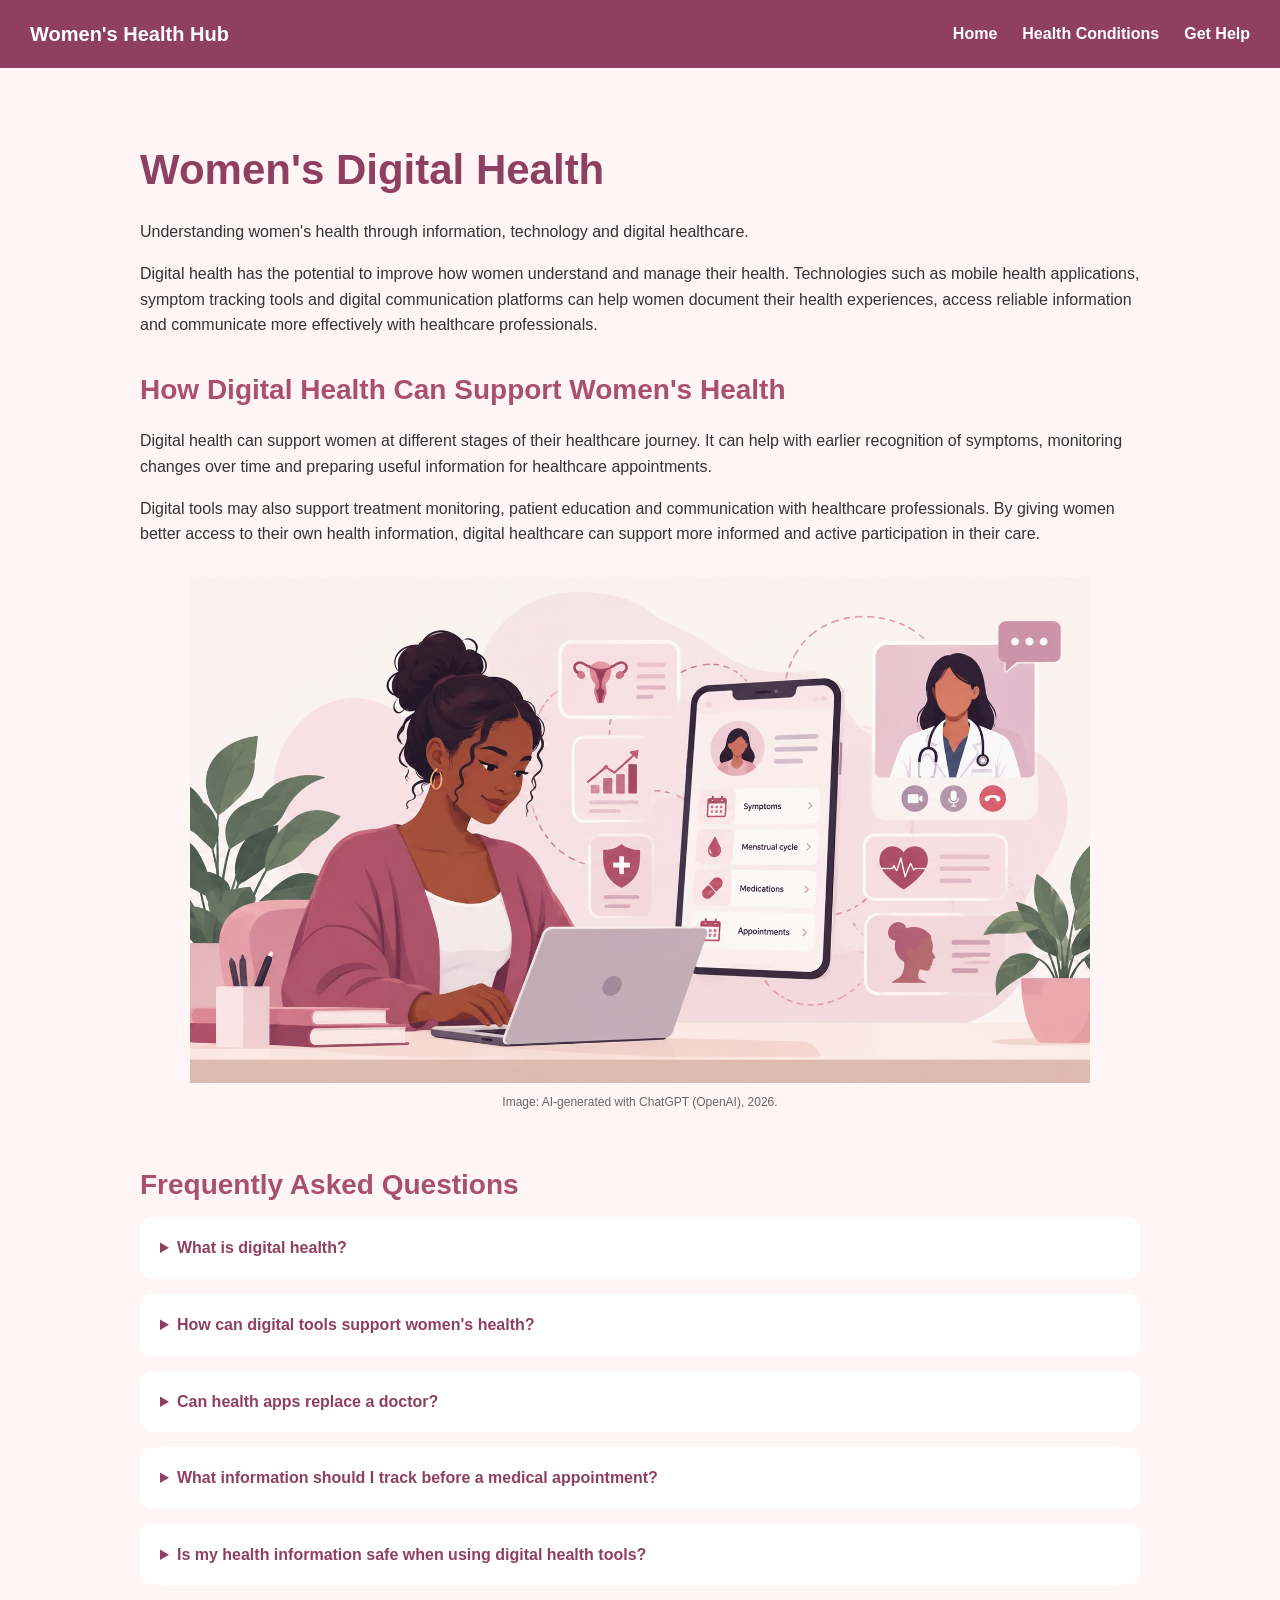
<file: index.html>
<!DOCTYPE html>
        <html lang="en">
            <head>
                <meta charset="UTF-8">
                <meta name="viewport" content="width=device-width, initial-scale=1.0">
                <title>Women's Digital Health</title>
                <link rel="stylesheet" href="style.css">
             
            </head>
            <body>
                <nav>
                    <span class="site-name">Women's Health Hub</span>
                    <a href="index.html">Home</a>
                    <div class="dropdown">
                    <a href="conditions.html">Health Conditions</a>
                    <div class="dropdown-content">
                        <a href="fibroids.html">Uterine Fibroids</a>
                        <a href="pmos.html">PMOS</a>
                        <a href="endometriosis.html">Endometriosis</a>
                    
                    </div>
                    </div>
                    <a href="help.html">Get Help</a>
                </nav>
                <main>
                    <h1> Women's Digital Health  </h1>
                    <p> Understanding women's health through information, technology and digital healthcare.</p>
                    <p> Digital health has the potential to improve how women understand and manage their health. Technologies such as mobile health applications, symptom tracking tools and digital communication platforms can help women document their health experiences, access reliable information and communicate more effectively with healthcare professionals.</p>
                    <section>
                        <h2> How Digital Health Can Support Women's Health</h2>
                        <p>
                            Digital health can support women at different stages of their healthcare journey. It can help with earlier recognition of symptoms, monitoring changes over time and preparing useful information for healthcare appointments.
                        </p>
                        <p> Digital tools may also support treatment monitoring, patient education and communication with healthcare professionals. By giving women better access to their own health information, digital healthcare can support more informed and active participation in their care.</p>

                        <img 
                        class="hero-image"
                         src="images/womens-digital-health.png"
                        alt="Illustration showing a woman using digital health tools"
                        width="1672"
                        height="941">
                        <p class="image-credit" >
                            Image: AI-generated with ChatGPT (OpenAI), 2026.
                        </p>
                    </section>
                    <section class="faq">
                        <h2>Frequently Asked Questions</h2>
                        <details>
                            <summary>What is digital health?</summary>
                            <p>
                                Digital health refers to the use of digital technologies and tools to support health and healthcare. Examples include health apps, symptom trackers, electronic health records and digital tools that help patients organise and communicate health information.
                            </p>
                        </details>
                         <details>
                            <summary>How can digital tools support women's health?</summary>
                            <p>
                               Digital tools can help patients track symptoms, menstrual patterns and other health information over time. These records can make it easier to recognise changes, organise information and prepare for conversations with healthcare professionals.
                            </p>
                        </details>
                        <details>
                            <summary>Can health apps replace a doctor?</summary>
                            <p>
                               No. Health apps and digital tools can help patients organise and track health information, but they do not replace professional medical assessment, diagnosis or treatment. Health concerns should be discussed with a qualified healthcare professional.
                            </p>
                        </details>
                         <details>
                            <summary>What information should I track before a medical appointment?</summary>
                            <p> It can be helpful to record when symptoms occur, how long they last, their severity and whether they change over time. Information about menstrual patterns, medications and the impact of symptoms on daily activities may also help you prepare for a healthcare consultation.
                            </p>
                        </details>
                         <details>
                            <summary>Is my health information safe when using digital health tools?</summary>
                            <p> The privacy and security of health information can vary between digital health tools. Before using an app or online service, patients should review how their information is collected, stored and shared, and choose trusted services that provide clear information about data protection.
                            </p>
                        </details>
                    </section>
                </main>
            </body>
</html>
</file>
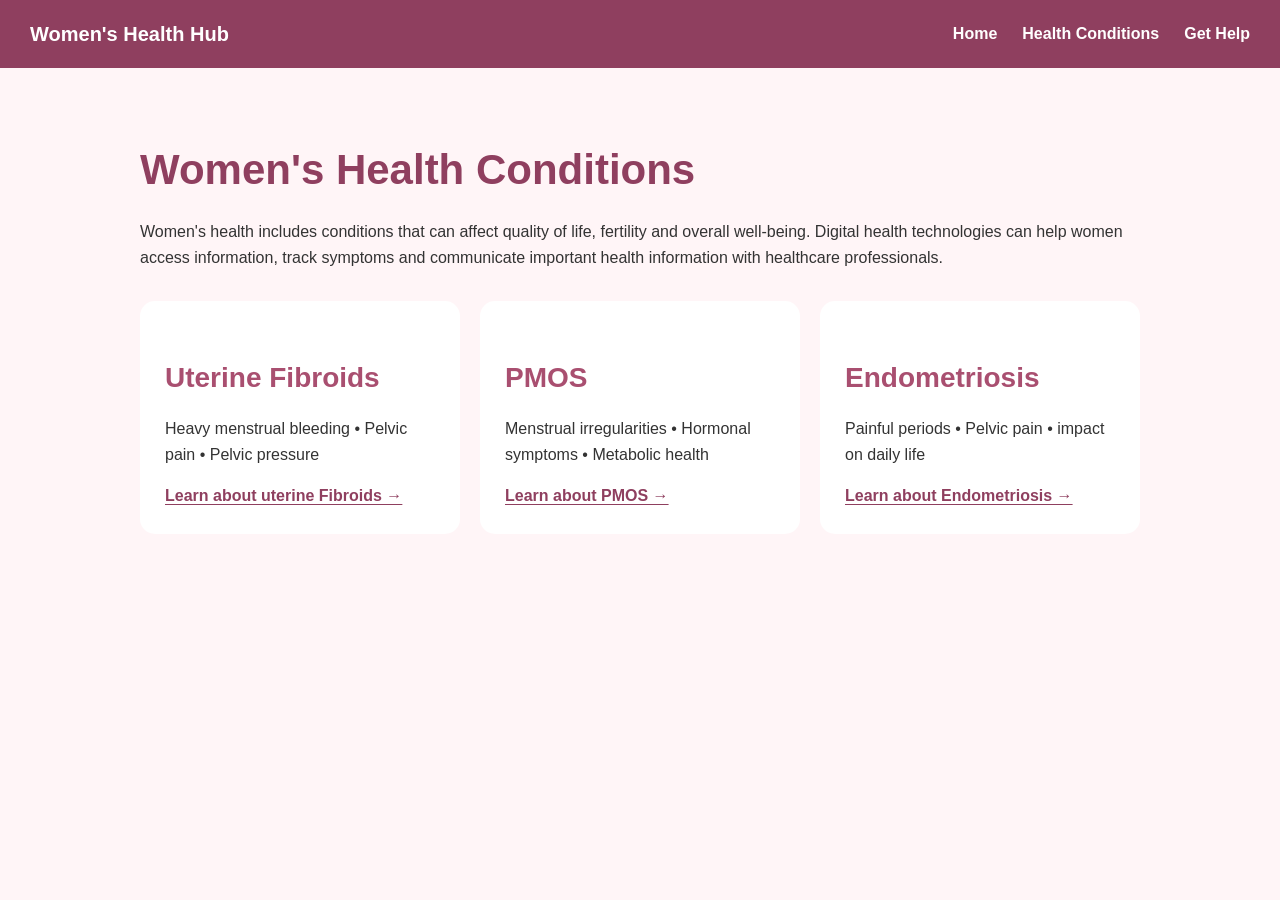
<file: conditions.html>
<!DOCTYPE html>
        <html lang="en">
            <head>
                <meta charset="UTF-8">
                <meta name="viewport" content="width=device-width, initial-scale=1.0">
                <title>Health Conditions - Women's Digital Health</title>
                 <link rel="stylesheet" href="style.css">
                 
            </head>
            <body>
                <nav>
                     <span class="site-name">Women's Health Hub</span>
                    <a href="index.html">Home</a>
                    <div class="dropdown">
                    <a href="conditions.html">Health Conditions</a>
                    <div class="dropdown-content">
                        <a href="fibroids.html">Uterine Fibroids</a>
                        <a href="pmos.html">PMOS</a>
                        <a href="endometriosis.html">Endometriosis</a>
                        
                    </div>
                    </div>
                    <a href="help.html">Get Help</a>
                </nav>
                <main>
                    <h1> Women's Health Conditions</h1>
                    <p> Women's health includes conditions that can affect quality of life, fertility and overall well-being. Digital health technologies can help women access information, track symptoms and communicate important health information with healthcare professionals.
                    </p>
                    <div class="condition-grid">
                   <div class="conditions-link-card">
                    <h2>Uterine Fibroids</h2>
                    <p>
                        Heavy menstrual bleeding • Pelvic pain • Pelvic pressure
                    </p>
                    <a href="Fibroids.html">Learn about uterine Fibroids → </a>
                   </div>
                     <div class="conditions-link-card">
                    <h2>PMOS</h2>
                    <p>
                        Menstrual irregularities • Hormonal symptoms • Metabolic health
                    </p>
                    <a href="pmos.html">Learn about PMOS → </a>
                   </div>

                    <div class="conditions-link-card">
                    <h2>Endometriosis</h2>
                    <p>
                        Painful periods • Pelvic pain • impact on daily life
                    </p>
                    <a href="Endometriosis.html">Learn about Endometriosis → </a>
                   </div>
                    </div>
                </main>
            </body>
</html>
</file>
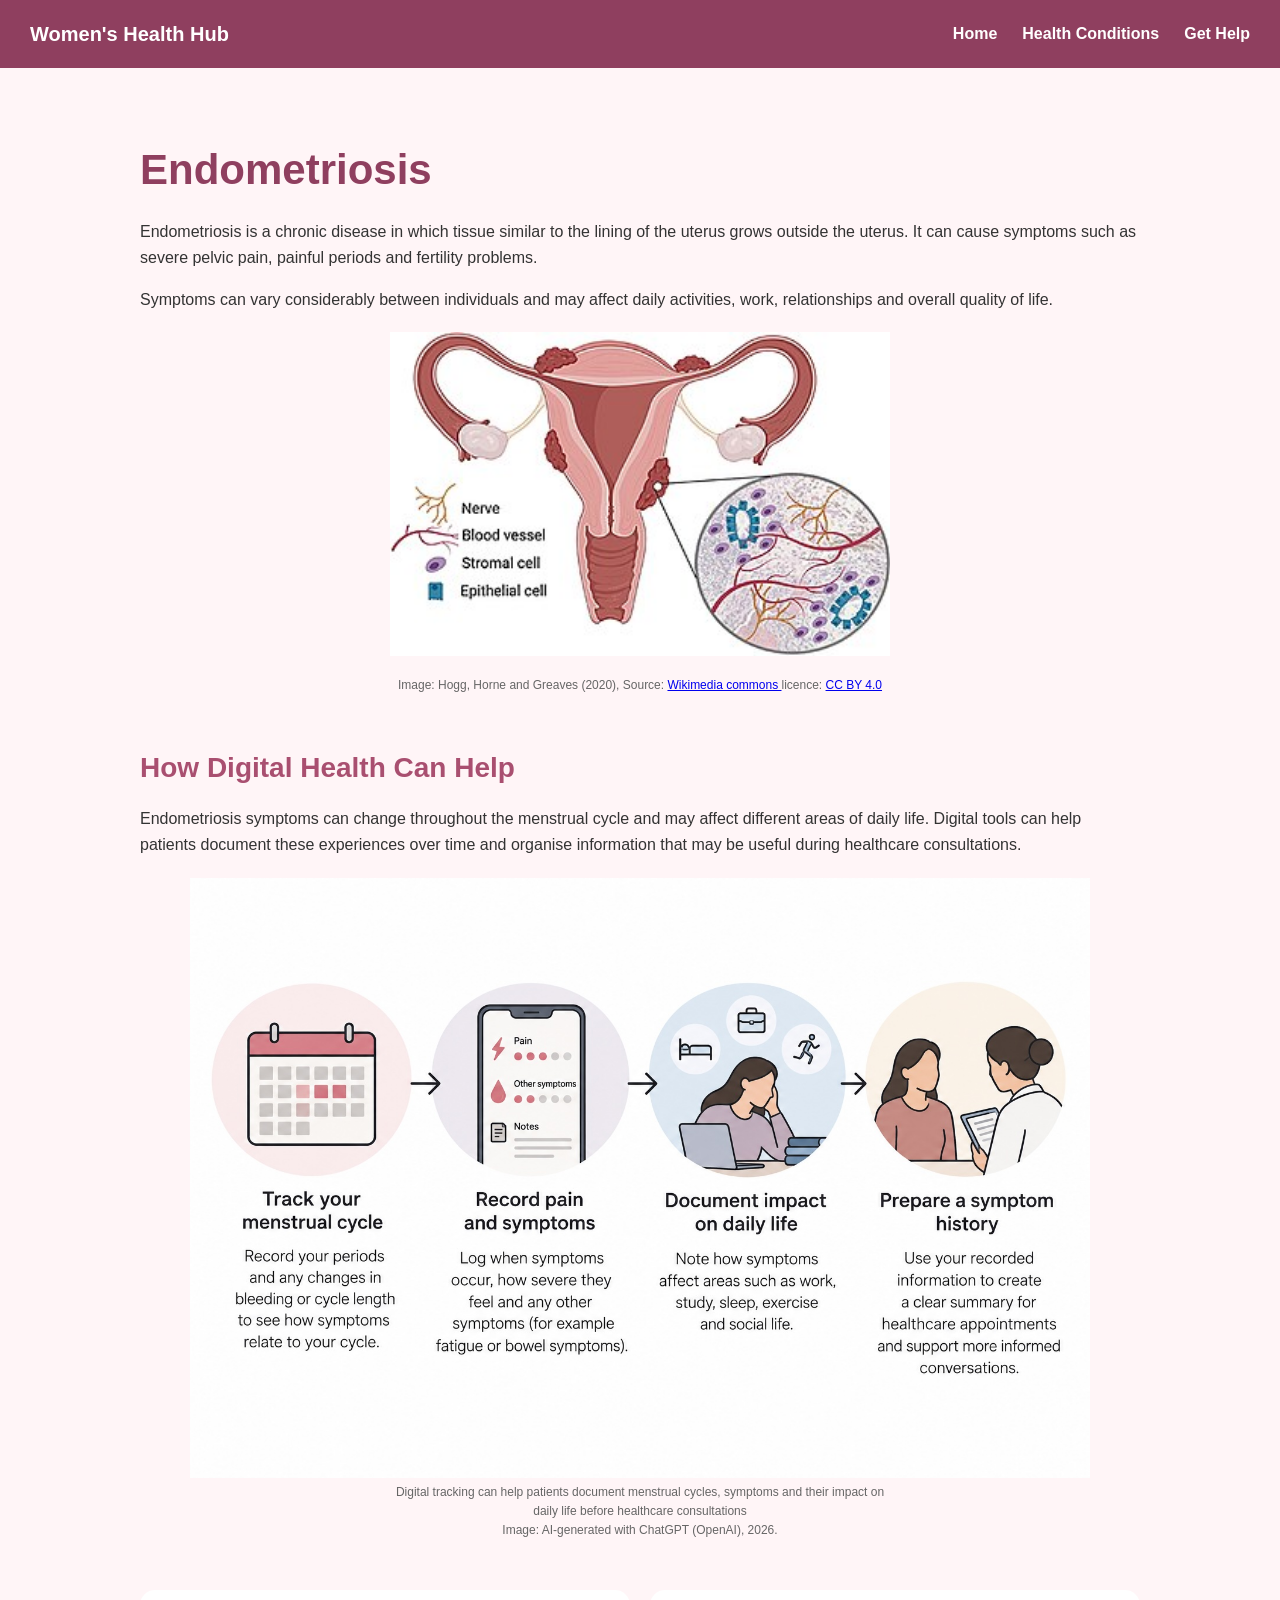
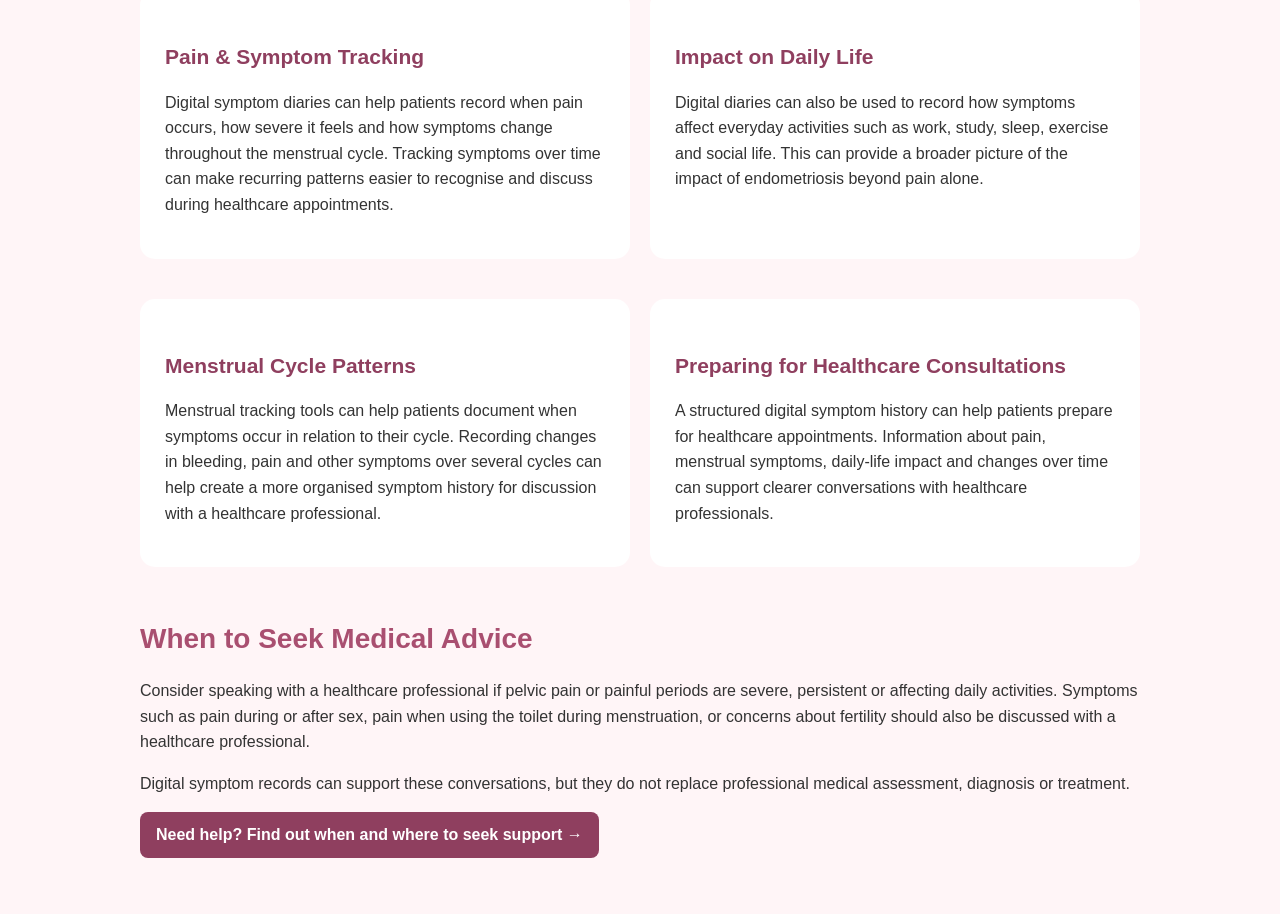
<file: endometriosis.html>
<!DOCTYPE html>
        <html lang="en">
            <head>
                <meta charset="UTF-8">
                <meta name="viewport" content="width=device-width, initial-scale=1.0">
                <title>Endometriosis | Women's Digital Health</title>
                <link rel="stylesheet" href="style.css">
             
            </head>
            <body>
                <nav>
                     <span class="site-name">Women's Health Hub</span>
                    <a href="index.html">Home</a>
                    <div class="dropdown">
                    <a href="conditions.html">Health Conditions</a>
                    <div class="dropdown-content">
                        <a href="fibroids.html">Uterine Fibroids</a>
                        <a href="pmos.html">PMOS</a>
                        <a href="endometriosis.html">Endometriosis</a>
                       
                    </div>
                    </div>
                    <a href="help.html">Get Help</a>
                </nav>
                <main>
                    <h1>Endometriosis</h1>
                    <p> Endometriosis is a chronic disease in which tissue similar to the lining of the uterus grows outside the uterus. It can cause symptoms such as severe pelvic pain, painful periods and fertility problems.
                    </p>
                    <p>
                      Symptoms can vary considerably between individuals and may affect daily activities, work, relationships and overall quality of life.  
                    </p>
                     <img 
                     src="images/Endometriosis.jpg"
                        alt="Illustration showing Endometriosis lesions around the uterus"
                        width="330"
                        height="214">
                        <p class="image-credit">
                             Image: Hogg, Horne and Greaves (2020), 
                            Source:
                            <a href="https://commons.wikimedia.org/wiki/File:Endometriosis_cells_types_and_innvervation.jpg">Wikimedia commons
                        </a> 
                        licence:
                        <a href="https://creativecommons.org/licenses/by/4.0/">CC BY 4.0
                        </a>
                        </p>
                     
                        <h2>How Digital Health Can Help</h2>
                        <p>
                        Endometriosis symptoms can change throughout the menstrual cycle and may affect different areas of daily life. Digital tools can help patients document these experiences over time and organise information that may be useful during healthcare consultations. 
                        </p>
                         <img class="digital-health-image"
                         src="images/endometriosis-digital-health.png"
                         alt="Infographic of digital tools for tracking endometriosis Symptoms"
                         width="1536"
                         height="1024">
                         <p class="image-credit">
                            Digital tracking can help patients document menstrual cycles, symptoms and their impact on daily life before healthcare consultations
                            <br> Image: AI-generated with ChatGPT (OpenAI), 2026.
                         </p>

                        
                        <div class="digital-health-grid">
                         <div class="digital-health-card">
                            <h3> Pain &amp; Symptom Tracking</h3>
                            <p>
                            Digital symptom diaries can help patients record when pain occurs, how severe it feels and how symptoms change throughout the menstrual cycle. Tracking symptoms over time can make recurring patterns easier to recognise and discuss during healthcare appointments.
                            </p>
                         </div>
                         <div class="digital-health-card">
                            <h3>Impact on Daily Life</h3>
                            <p>
                            Digital diaries can also be used to record how symptoms affect everyday activities such as work, study, sleep, exercise and social life. This can provide a broader picture of the impact of endometriosis beyond pain alone.
                         </div>
                         <div class="digital-health-card">
                            <h3>Menstrual Cycle Patterns</h3>
                            <p>
                            Menstrual tracking tools can help patients document when symptoms occur in relation to their cycle. Recording changes in bleeding, pain and other symptoms over several cycles can help create a more organised symptom history for discussion with a healthcare professional.
                            </p>
                         </div>
                         <div class="digital-health-card">
                            <h3>Preparing for Healthcare Consultations</h3>
                            <p>
                            A structured digital symptom history can help patients prepare for healthcare appointments. Information about pain, menstrual symptoms, daily-life impact and changes over time can support clearer conversations with healthcare professionals.
                            </p>
                         </div>
                        </div>
                        <h2>When to Seek Medical Advice</h2>
                         <p>
                            Consider speaking with a healthcare professional if pelvic pain or painful periods are severe, persistent or affecting daily activities. Symptoms such as pain during or after sex, pain when using the toilet during menstruation, or concerns about fertility should also be discussed with a healthcare professional. </p>
                        <p>
                             Digital symptom records can support these conversations, but they do not replace professional medical assessment, diagnosis or treatment.
                        </p>
                        <p>
                            <a class="help-link" href="help.html">Need help? Find out when and where to seek support → </a>
                        </p>
                </main>
            </body>
        </html>
</file>
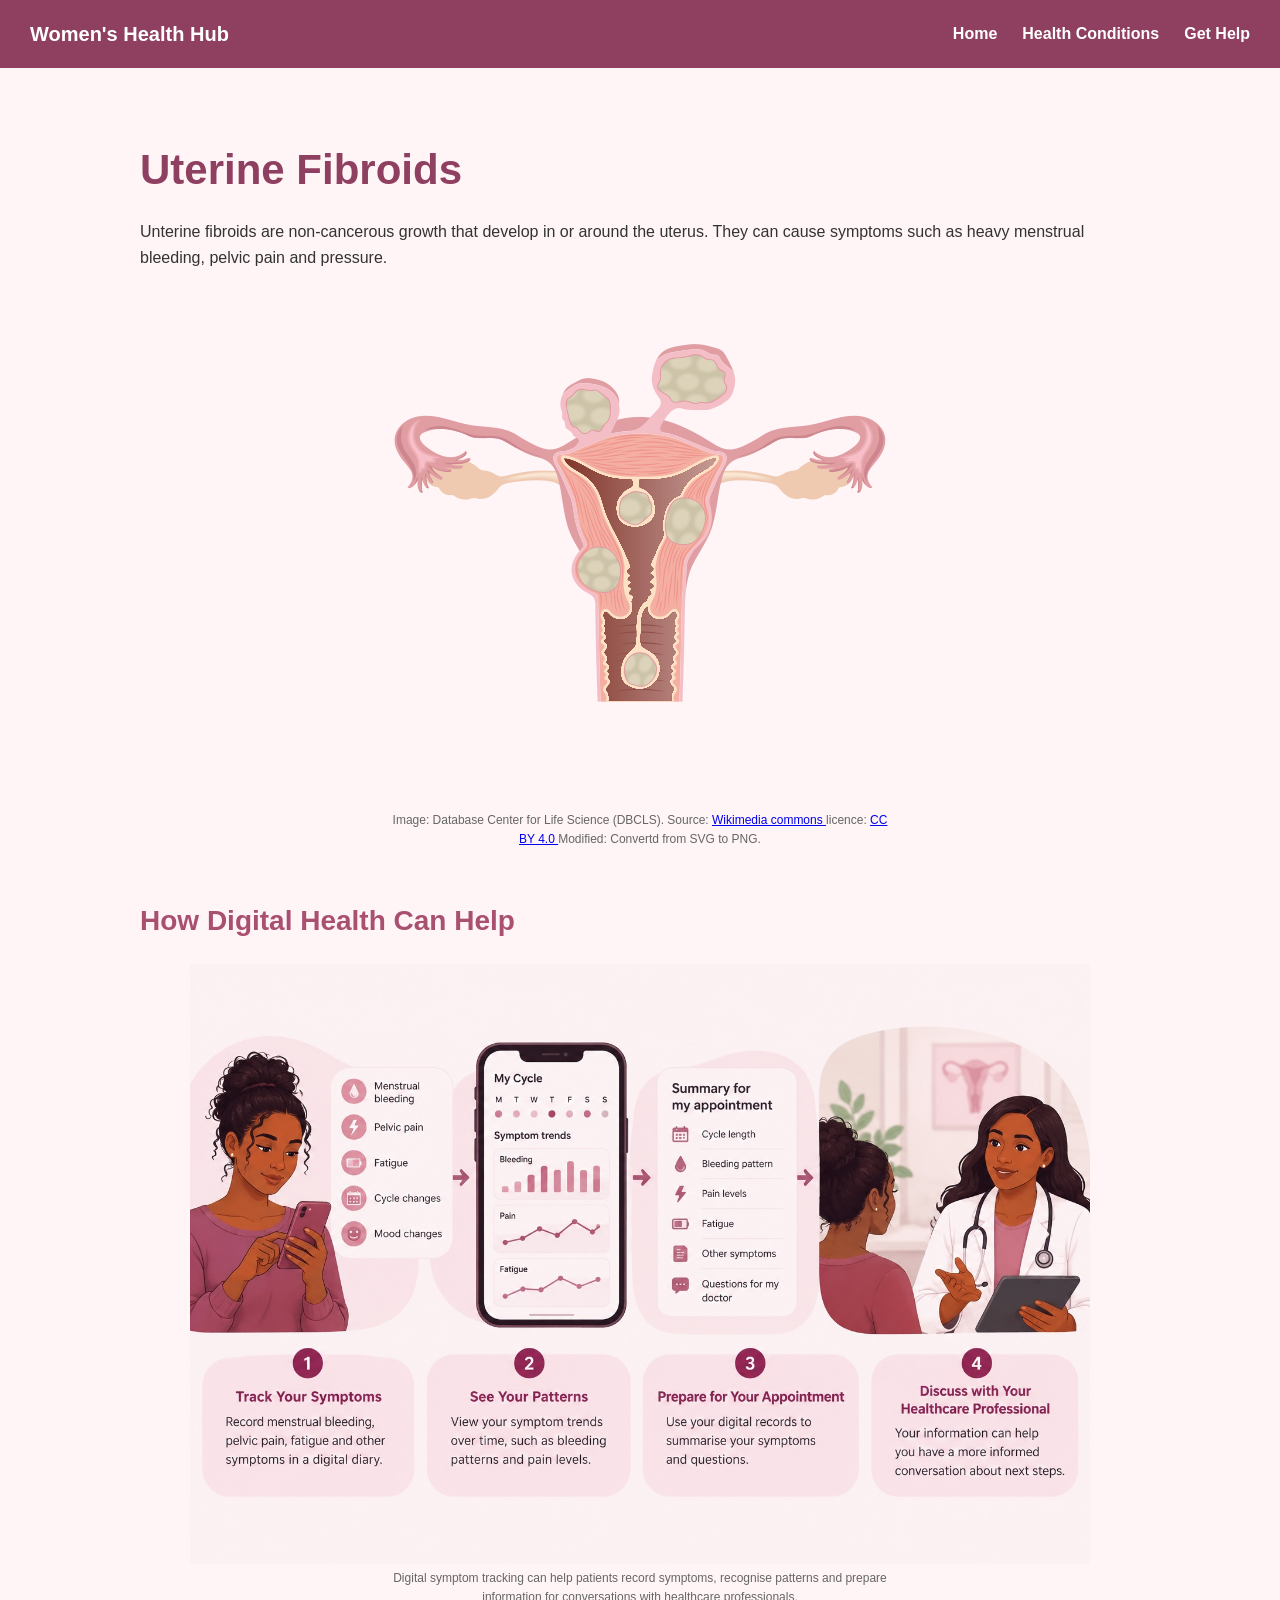
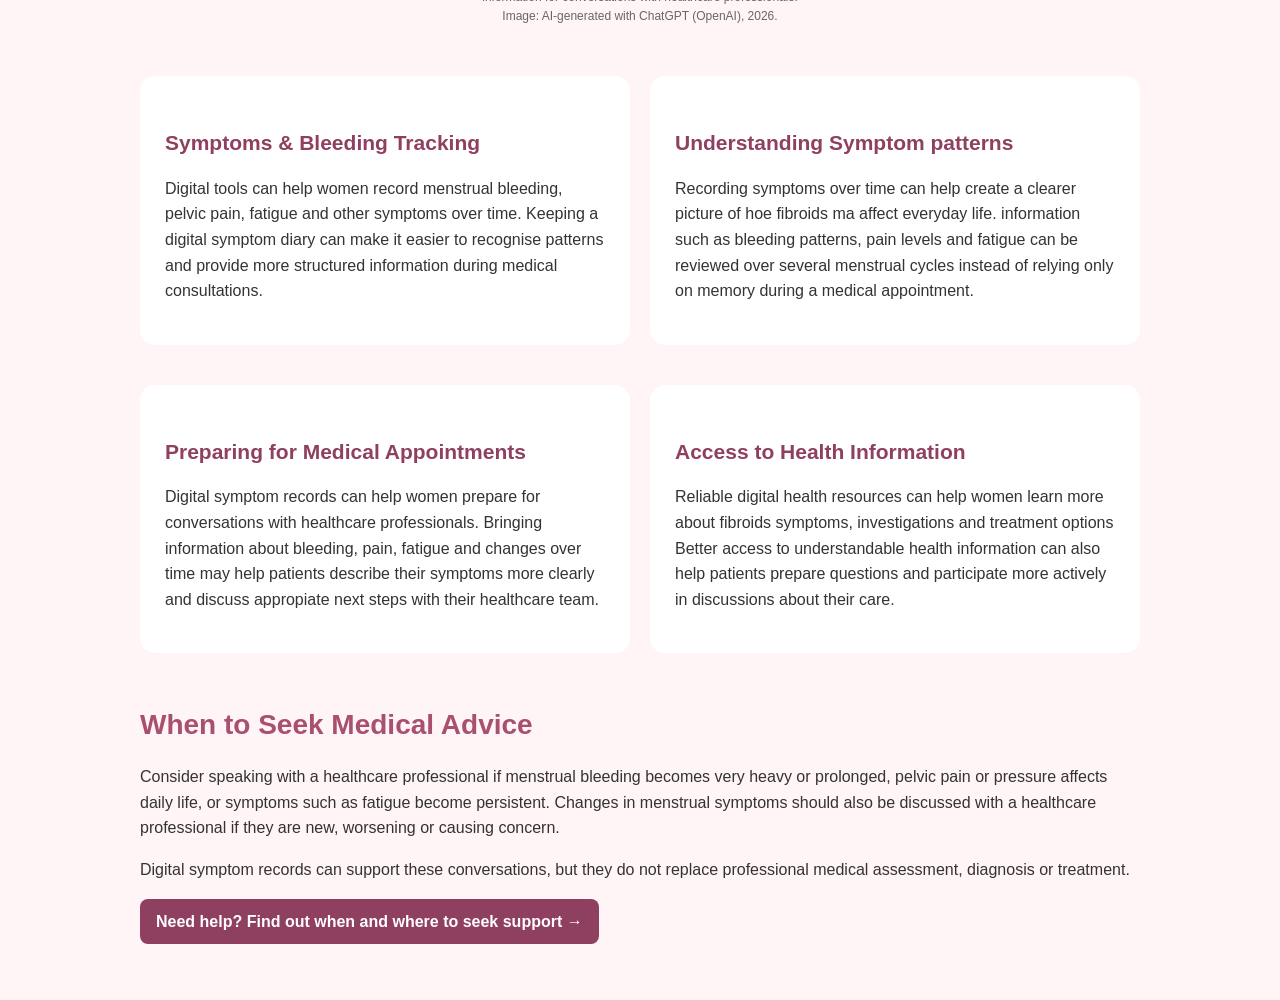
<file: fibroids.html>
<!DOCTYPE html>
        <html lang="en">
            <head>
                <meta charset="UTF-8">
                <meta name="viewport" content="width=device-width, initial-scale=1.0">
                <title>Uterine Fibroids | Women's Digital Health</title>
                <link rel="stylesheet" href="style.css">
             
            </head>
            <body>
                <nav>
                     <span class="site-name">Women's Health Hub</span>
                    <a href="index.html">Home</a>
                    <div class="dropdown">
                    <a href="conditions.html">Health Conditions</a>
                    <div class="dropdown-content">
                        <a href="fibroids.html">Uterine Fibroids</a>
                        <a href="pmos.html">PMOS</a>
                        <a href="endometriosis.html">Endometriosis</a>
                        
                    </div>
                    </div>
                    <a href="help.html">Get Help</a>
                </nav>
                <main>
                    <h1>Uterine Fibroids</h1>
                    <p> Unterine fibroids are non-cancerous growth that develop in or around the uterus.
                        They can cause symptoms such as heavy menstrual bleeding, pelvic pain and pressure.
                    </p>
                    <img 
                    src="images/Uterine_Fibroids.png"
                        alt="Illustration of a uterus showing uterine fibroids"
                        width="500"
                        height="500">
                         <p class="image-credit"> 
                            Image: Database Center for Life Science (DBCLS).
                         Source: 
                         <a href="https://commons.wikimedia.org/wiki/File:202503_Uterine_Fibroids.svg">Wikimedia commons
                        </a> 
                        licence:
                        <a href="https://creativecommons.org/licenses/by/4.0/">CC BY 4.0
                        </a>
                        Modified: Convertd from SVG to PNG.
                         </p>
                         <h2> How Digital Health Can Help</h2>
                         <img class="digital-health-image"
                         src="images/fibroids-digital-health.png"
                         alt="Digital health tools for tracking fibroid symptoms"
                         width="1536"
                         height="1024">
                         <p class="image-credit">
                            Digital symptom tracking can help patients record symptoms, recognise patterns and prepare information for conversations with healthcare professionals.
                            <br> Image: AI-generated with ChatGPT (OpenAI), 2026.
                         </p>
                         <div class="digital-health-grid">
                         <div class="digital-health-card">
                            <h3> Symptoms &amp; Bleeding Tracking</h3>
                            <p>
                                Digital tools can help women record menstrual bleeding, pelvic pain, fatigue and other symptoms over time.
                                Keeping a digital symptom diary can make it easier to recognise patterns and provide more structured information during medical consultations.
                            </p>
                         </div>
                         <div class="digital-health-card">
                            <h3>Understanding Symptom patterns</h3>
                            <p>
                                Recording symptoms over time can help create a clearer picture of hoe fibroids ma affect everyday life. 
                                information such as bleeding patterns, pain levels and fatigue can be reviewed over several menstrual cycles instead of relying only on memory during a medical appointment.
                            </p>
                         </div>
                         <div class="digital-health-card">
                            <h3>Preparing for Medical Appointments</h3>
                            <p>
                                Digital symptom records can help women prepare for conversations with healthcare professionals.
                                Bringing information about bleeding, pain, fatigue and changes over time may help patients describe their symptoms more clearly and discuss appropiate next steps with their healthcare team.
                            </p>
                         </div>
                         <div class="digital-health-card">
                            <h3>Access to Health Information</h3>
                            <p>
                            Reliable digital health resources can help women learn more about fibroids symptoms, investigations and treatment options
                            Better access to understandable health information can also help patients prepare questions and participate more actively in discussions about their care.
                                 
                            </p>
                         </div>
                         </div>
                         <h2>When to Seek Medical Advice</h2>
                         <p>
                            Consider speaking with a healthcare professional if menstrual bleeding becomes very heavy or prolonged, pelvic pain or pressure affects daily life, or symptoms
                             such as fatigue become persistent. Changes in menstrual symptoms should also be discussed with a healthcare professional if they are new, worsening or causing concern.
                        </p>
                        <p>
                            Digital symptom records can support these conversations, but they do not replace professional medical assessment, diagnosis or treatment.
                        </p>
                        <p>
                            <a class="help-link" href="help.html">Need help? Find out when and where to seek support → </a>
                        </p>

                         
                </main>

            </body>
        </html>
</file>
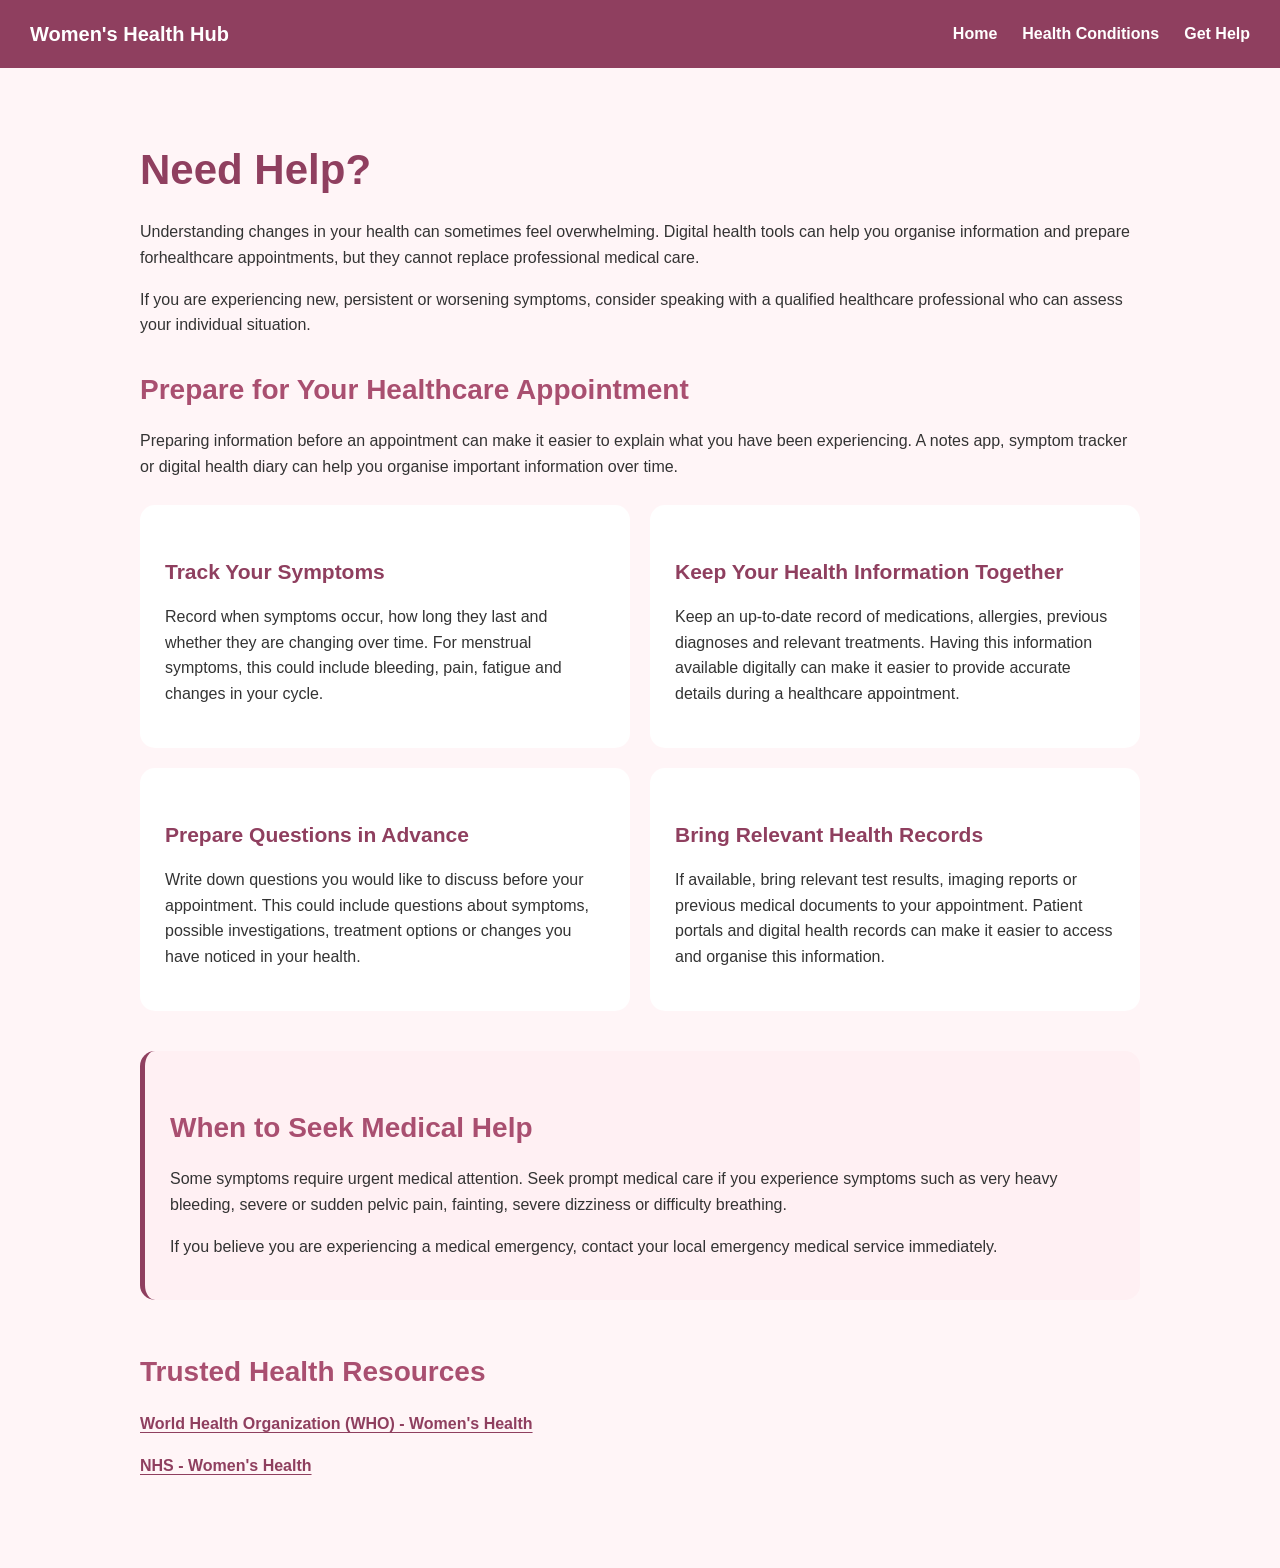
<file: help.html>
<!DOCTYPE html>
        <html lang="en">
            <head>
                <meta charset="UTF-8">
                <meta name="viewport" content="width=device-width, initial-scale=1.0">
                <title>Uterine Fibroids | Women's Digital Health</title>
                <link rel="stylesheet" href="style.css">
             
            </head>
            <body>
                <nav>
                     <span class="site-name">Women's Health Hub</span>
                    <a href="index.html">Home</a>
                    <div class="dropdown">
                    <a href="conditions.html">Health Conditions</a>
                    <div class="dropdown-content">
                        <a href="fibroids.html">Uterine Fibroids</a>
                        <a href="pmos.html">PMOS</a>
                        <a href="endometriosis.html">Endometriosis</a>
                   
                    </div>
                    </div>
                    <a href="help.html">Get Help</a>
                </nav>
                <main>
                    <h1>Need Help?</h1>
                    <p>
                  Understanding changes in your health can sometimes feel overwhelming. Digital health tools can help you organise information and prepare forhealthcare appointments, but they cannot replace professional medical care.
                    </p>
                    <P>
                    If you are experiencing new, persistent or worsening symptoms, consider speaking with a qualified healthcare professional who can assess your individual situation.
                    </P>
                    <h2>Prepare for Your Healthcare Appointment</h2>
                    <p>
                    Preparing information before an appointment can make it easier to explain what you have been experiencing. A notes app, symptom tracker or digital health diary can help you organise important information over time.
                    </p>
                    <div class="help-grid">
                    <div class="help-card">
                        <h3>Track Your Symptoms</h3>
                        <p>
                            Record when symptoms occur, how long they last and whether they are changing over time. For menstrual symptoms, this could include bleeding, pain, fatigue and changes in your cycle.
                        </p>

                    </div>
                    <div class="help-card">
                        <h3>Keep Your Health Information Together</h3>
                        <p>
                        Keep an up-to-date record of medications, allergies, previous diagnoses and relevant treatments. Having this information available digitally can make it easier to provide accurate details during a healthcare appointment. 
                        </p>
                    </div>
                     <div class="help-card">
                        <h3>Prepare Questions in Advance</h3>
                        <p>
                       Write down questions you would like to discuss before your appointment. This could include questions about symptoms, possible investigations, treatment options or changes you have noticed in your health.
                    </div>
                     <div class="help-card">
                        <h3>Bring Relevant Health Records</h3>
                        <p>
                       If available, bring relevant test results, imaging reports or previous medical documents to your appointment. Patient portals and digital health records can make it easier to access and organise this information.
                        </p>
                    </div>
                    </div>
                    <section class="urgent-help">
                    <h2>When to Seek Medical Help</h2>
                    <p>
                    Some symptoms require urgent medical attention. Seek prompt medical care if you experience symptoms such as very heavy bleeding, severe or sudden pelvic pain, fainting, severe dizziness or difficulty breathing.
                    </p>
                    <p>
                    If you believe you are experiencing a medical emergency, contact your local emergency medical service immediately.
                    </p>
                    </section>
                    <section class="trusted-resources">
                    <h2>Trusted Health Resources</h2>
                    <P>
                        <a href="https://www.who.int/health-topics/women-s-health">
                       World Health Organization (WHO) - Women's Health                      
                       </a>
                    </P>
                     <P>
                        <a href="https://www.nhs.uk/womens-health/">
                       NHS - Women's Health       
                       </a>
                    </P>
                    </section>

                    
                </main>
</file>
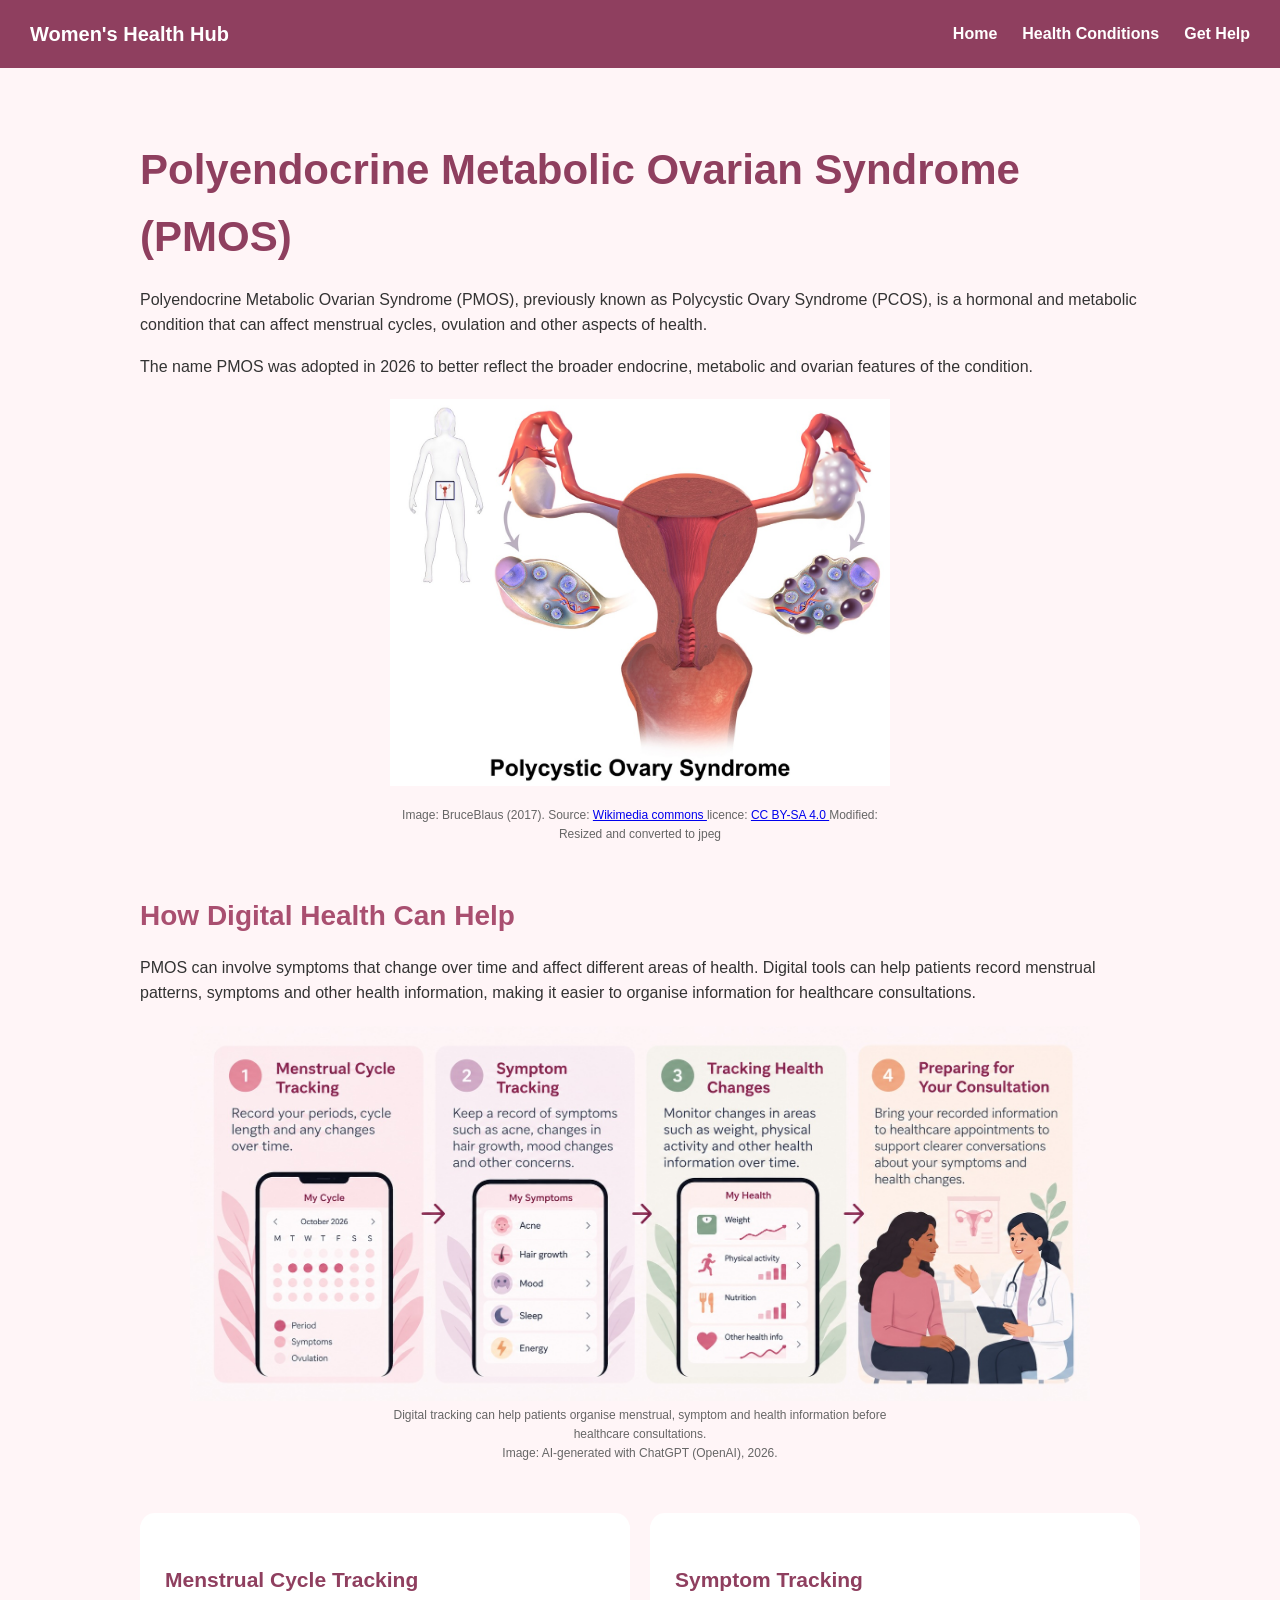
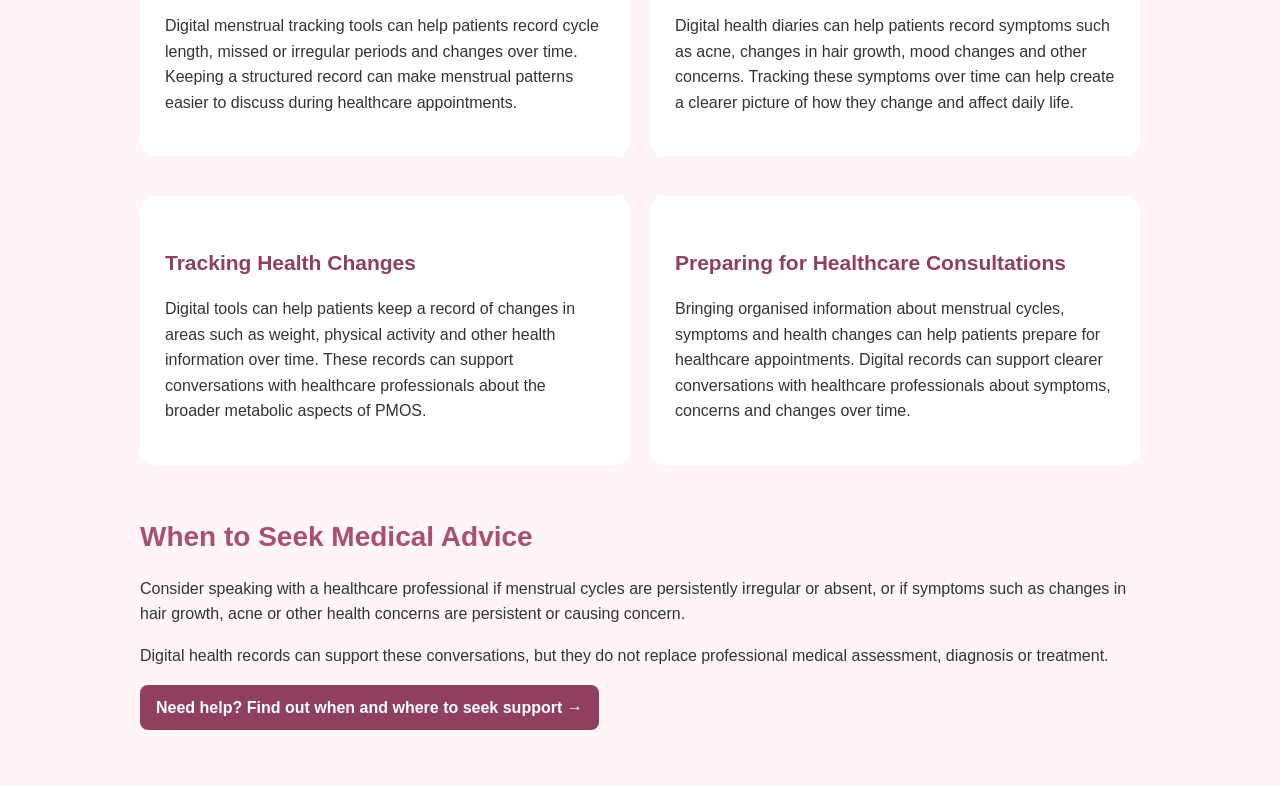
<file: pmos.html>
<!DOCTYPE html>
        <html lang="en">
            <head>
                <meta charset="UTF-8">
                <meta name="viewport" content="width=device-width, initial-scale=1.0">
                <title>PMOS| Women's Digital Health</title>
                <link rel="stylesheet" href="style.css">
             
            </head>
            <body>
                <nav>
                     <span class="site-name">Women's Health Hub</span>
                    <a href="index.html">Home</a>
                    <div class="dropdown">
                    <a href="conditions.html">Health Conditions</a>
                    <div class="dropdown-content">
                        <a href="fibroids.html">Uterine Fibroids</a>
                        <a href="pmos.html">PMOS</a>
                        <a href="endometriosis.html">Endometriosis</a>
                    
                    </div>
                    </div>
                    <a href="help.html">Get Help</a>
                </nav>
                <main>
                    <h1>Polyendocrine Metabolic Ovarian Syndrome (PMOS)</h1>
                    <p> Polyendocrine Metabolic Ovarian Syndrome (PMOS), previously known as Polycystic Ovary Syndrome (PCOS), is a hormonal and metabolic condition that can affect menstrual cycles, ovulation and other aspects of health.
                    </p>
                    <p>
                      The name PMOS was adopted in 2026 to better reflect the broader endocrine, metabolic and ovarian features of the condition.  
                    </p>
                      <img 
                     src="images/PMOS.jpeg"
                        alt="Illustration of the uterus and ovaries showing features associated with PMOS"
                        width="1280"
                        height="989">
                         <p class="image-credit"> 
                           Image: BruceBlaus (2017).
                           Source:
                           <a href="https://commons.wikimedia.org/wiki/File:PCOS_(Part_2).png">Wikimedia commons
                        </a> 
                        licence:
                         <a href="https://creativecommons.org/licenses/by-sa/4.0/">CC BY-SA 4.0
                        </a>
                        Modified: Resized and converted to jpeg
                         </p>

                            <h2> How Digital Health Can Help</h2>
                            <p>PMOS can involve symptoms that change over time and affect different areas of health. Digital tools can help patients record menstrual patterns, symptoms and other health information, making it easier to organise information for healthcare consultations.
                            </p>
                         <img class="digital-health-image"
                         src="images/pmos-digital-health.png"
                         alt="Infographic of digital tools for tracking PMOS symptoms"
                         width="1942"
                         height="809">
                         <p class="image-credit">
                            Digital tracking can help patients organise menstrual, symptom and health information before healthcare consultations.
                            <br> Image: AI-generated with ChatGPT (OpenAI), 2026.
                         </p>

                         <div class="digital-health-grid">
                         <div class="digital-health-card">
                            <h3>Menstrual Cycle Tracking</h3>
                            <p>
                            Digital menstrual tracking tools can help patients record cycle length, missed or irregular periods and changes over time. Keeping a structured record can make menstrual patterns easier to discuss during healthcare appointments.
                            </p>
                         </div>
                         <div class="digital-health-card">
                            <h3>Symptom Tracking</h3>
                            <p>
                         Digital health diaries can help patients record symptoms such as acne, changes in hair growth, mood changes and other concerns. Tracking these symptoms over time can help create a clearer picture of how they change and affect daily life.
                            </p>
                         </div>
                         <div class="digital-health-card">
                            <h3>Tracking Health Changes</h3>
                            <p>
                       Digital tools can help patients keep a record of changes in areas such as weight, physical activity and other health information over time. These records can support conversations with healthcare professionals about the broader metabolic aspects of PMOS.
                            </p>
                         </div>
                         <div class="digital-health-card">
                            <h3>Preparing for Healthcare Consultations</h3>
                            <p>
                       Bringing organised information about menstrual cycles, symptoms and health changes can help patients prepare for healthcare appointments. Digital records can support clearer conversations with healthcare professionals about symptoms, concerns and changes over time.
                            </p>
                         </div>
                         </div>
                        
                         <h2>When to Seek Medical Advice</h2>
                         <p>
                            Consider speaking with a healthcare professional if menstrual cycles are persistently irregular or absent, or if symptoms such as changes in hair growth, acne or other health concerns are persistent or causing concern. </p>
                        <p>
                             Digital health records can support these conversations, but they do not replace professional medical assessment, diagnosis or treatment.
                        </p>
                        <p>
                            <a class="help-link" href="help.html">Need help? Find out when and where to seek support → </a>
                        </p>
                </main>
            </body>
        </html>
</file>
<file: style.css>
body { background-color: #fff5f7;
    font-family: Arial, Helvetica, sans-serif;
    color: #333333;
    margin: 0;
    line-height: 1.6;
}
main { 
    max-width: 1000px;
    margin: 0 auto;
    padding: 40px 20px;

}
.image-credit {
    font-size: 12px;
    color: #666666;
    margin-top: 5px;
    margin-bottom: 50px;
    max-width: 500px;
    text-align: center;
    margin-left: auto;
    margin-right: auto;

}
img{
    display: block;
    width: 500px;
    height: auto;
    max-width: 100%;
    object-fit: contain;
    margin: 20px auto;
}
section {margin-bottom: 50px;

}
nav {
    background-color: #8f3f5f;
    padding: 18px 30px;
    display: flex;
    align-items: center;
}
nav a {
    color: white;
    text-decoration: none;
    margin-left: 25px;
    font-weight: bold;
}
.site-name {
        color: white;
        font-weight: bold;
        font-size: 20px;
        margin-right: auto;
    }


h1 {
    color: #8f3f5f;
    font-size: 42px;
    margin-bottom: 10px;
}
h2 {
    color: #a94f70;
    font-size: 28px;
    margin-top: 30px;
    margin-bottom: 10px;
}
.condition-card {
    background-color: white;
    padding: 30px;
    margin-bottom: 40px;
    border-radius: 15px;
}
h3 {
    color: #8f3f5f;
    font-size: 21px;
    margin-top: 25px;
    margin-bottom: 8px;
}
.hero-image {
    width: 100%;
    height: auto;
    max-width: 900px;
    object-fit: contain;
    margin: 30px auto 10px;

}
.digital-health-card {
    background-color: white;
    padding: 25px;
    margin-bottom: 20px;
    border-radius: 15px;
}
.digital-health-image {
    width: 100%;
    max-width: 900px;
    height: auto;
    margin: 20px auto 5px;
}
.digital-health-grid {
    display: grid;
    grid-template-columns: repeat(2, 1fr);
    gap: 20px;
}
.condition-grid {
    display: grid;
    grid-template-columns: repeat(3, 1fr);
    gap: 20px;
    margin-top: 30px;
}
.conditions-link-card {
    background-color: white;
    padding: 25px;
    border-radius: 15px;
}
.conditions-link-card a {
    color: #8f3f5f;
    font-weight: bold;
    text-decoration-thickness: 1px;
    text-underline-offset: 3px;
}
.conditions-link-card a:hover {
    color: #a94f70;
}
.help-link {
        display: inline-block;
        background-color: #8f3f5f;
        color: white;
        text-decoration: none;
        padding: 10px 16px;
        border-radius: 8px;
        font-weight: bold;
    }
@media (max-width:700px) {
    .digital-health-grid, .help-grid, .condition-grid {
        grid-template-columns: 1fr;
    }
    nav{
        flex-wrap: wrap;
    }
    .site-name{
        width: 100%;
        margin-bottom: 10px;
    }
}
.help-grid {
    display: grid;
    grid-template-columns: repeat(2, 1fr);
    gap: 20px;
    margin-top: 25px;
}
.help-card {
    background-color: white;
    padding: 25px;
    border-radius: 15px;
}
.urgent-help {
    background-color: #fff0f3;
    padding: 25px;
    margin-top: 40px;
    border-radius: 15px;
    border-left: 5px solid #8f3f5f;
}
.dropdown {
    display: inline-block;
    position: relative;
}
.dropdown-content {
    display: none;
    position: absolute;
    background-color: white;
    min-width: 220px;
    border-radius: 8px;
    padding: 8px 0px;
}
.dropdown-content a{
    color: #8f3f5f;
    display: block;
    padding: 10px 15px;
    margin-right: 0;
}

.dropdown:hover .dropdown-content,
.dropdown:focus-within .dropdown-content {
    display: block;
}
.faq details {
    background-color: white;
    margin-bottom: 15px;
    padding: 18px 20px;
    border-radius: 12px;
}
.faq summary {
    color: #8f3f5f;
    font-weight: bold;
    cursor: pointer;
}
.faq details p{
    margin-top: 12px;
    margin-bottom: 0;
}
.trusted-resources a {
    color: #8f3f5f;
    font-weight: bold;
    text-decoration-thickness: 1px;
    text-underline-offset: 3px;
}
.trusted-resources a:hover {
    color: #a94f70;
}
</file>
